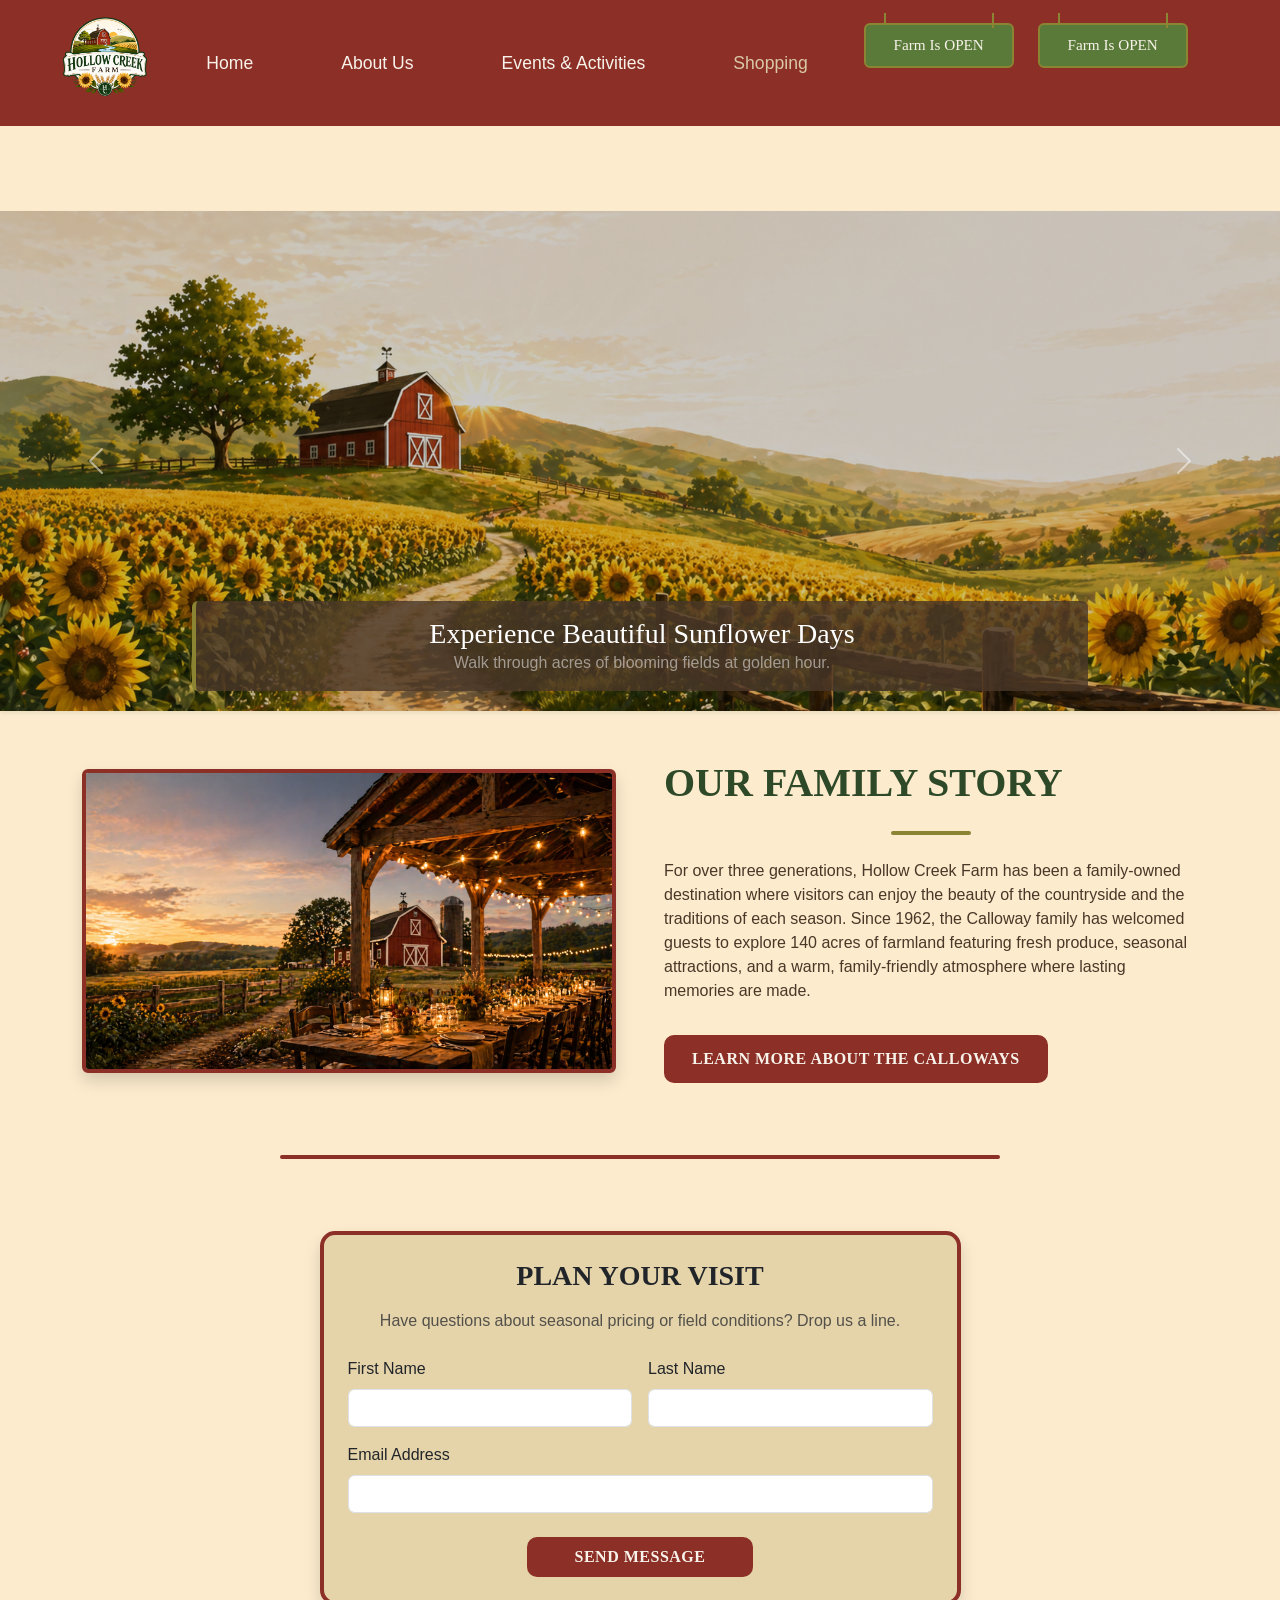
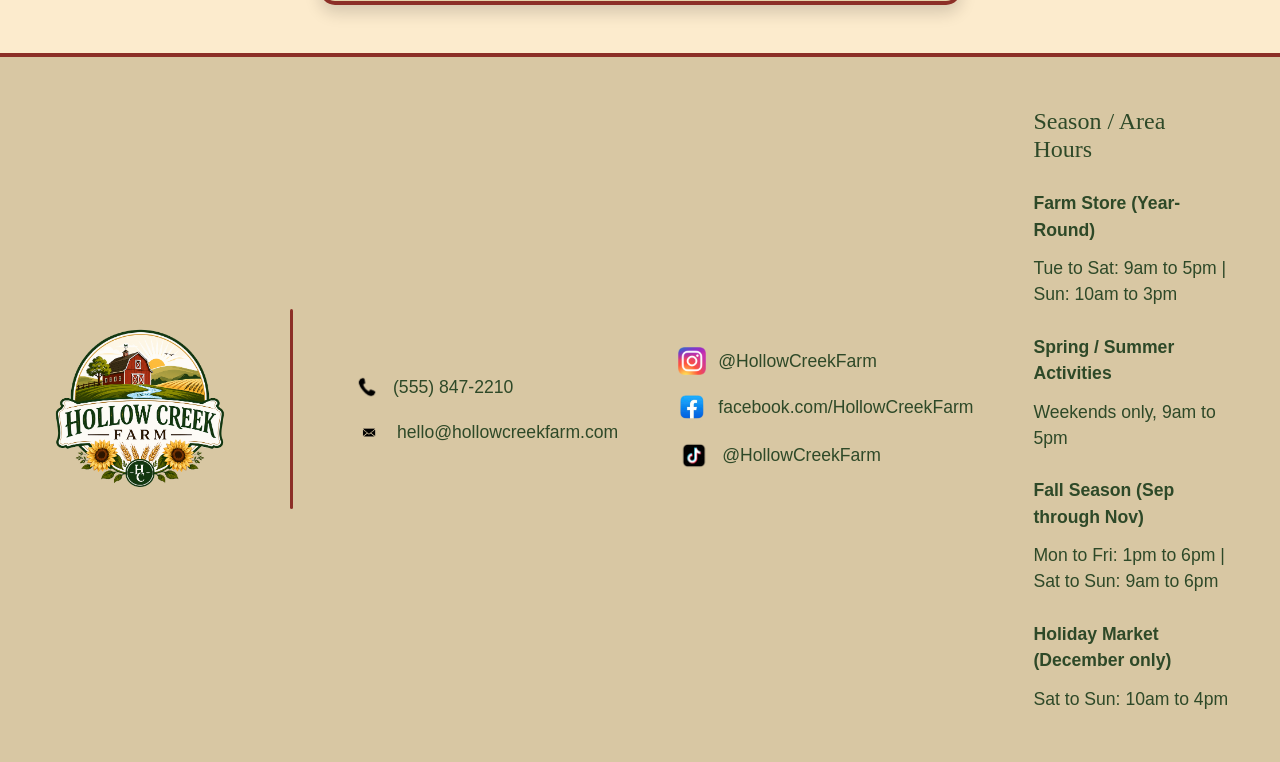
<file: index.html>
<!doctype html>
<html lang="en" data-bs-theme="light">
<head>
    <title>Hollow Creek Farm — Home</title>
    <meta charset="utf-8" />
    <meta name="viewport" content="width=device-width, initial-scale=1" />

    <link href="https://cdn.jsdelivr.net/npm/bootstrap@5.3.8/dist/css/bootstrap.min.css" rel="stylesheet" />
    
    <link rel="preconnect" href="https://fonts.googleapis.com">
    <link rel="preconnect" href="https://fonts.gstatic.com" crossorigin>
    <link href="https://fonts.googleapis.com/css2?family=Playfair+Display:ital,wght@0,700;1,400&family=Lato:wght@400;700&display=swap" rel="stylesheet">
    
    <link rel="stylesheet" href="./styles.css" />
        <link rel="stylesheet" href="nariahCode/shop.css" />
        
    <link rel="icon" href="data:," />
</head>
<body>

<header>
        <nav class="nav justify-content-center position-relative">
            <a class="nav-logo" href="./index.html">
                <img src="./Client Files/Logos/mainLogoSemiColored.png" alt="Hollow Creek Logo" />
            </a>
            <a class="nav-link" href="./index.html">Home</a>
            <a class="nav-link" href="./about.html">About Us</a>
            <a class="nav-link" href="./events.html">Events & Activities</a>
            <a class="nav-link active" aria-current="page" href="./shop.html">Shopping</a>

            
                <div class="store-sign-wrapper d-none d-lg-block">
                    <div class="store-sign">
                        <div class="sign" id="sign">
                            <div class="front text-center">Farm Is OPEN</div>
                            <div class="back text-center">Farm Is CLOSED</div>
                        </div>
                    </div>
                </div>

            </div>

            
                <div class="store-sign-wrapper d-none d-lg-block">
                    <div class="store-sign">
                        <div class="sign" id="sign">
                            <div class="front text-center">Farm Is OPEN</div>
                            <div class="back text-center">Farm Is CLOSED</div>
                        </div>
                    </div>
                </div>

            </div>
        </nav>
    </header>

    <main style="margin-top: 85px;">
        
        <h1 class="visually-hidden">Hollow Creek Farm Home Page</h1>

        <section id="hero-carousel" aria-label="Farm Imagery Showcase">
            <div id="farmCarousel" class="carousel slide carousel-fade shadow-sm" data-bs-ride="carousel">
                <div class="carousel-inner">
                    
                    <div class="carousel-item active" data-bs-interval="5000">
                        <img src="./Client Files/Hero Imgs/hero-sunflower-field-path-to-barn.png" class="d-block w-100 carousel-hero-img" alt="A dirt path leads through rows of sunflowers toward the Hollow Creek Farm barn at golden hour">
                        <div class="carousel-caption d-none d-md-block px-4 py-3 rounded">
                            <h2 class="text-white h3 m-0">Experience Beautiful Sunflower Days</h2>
                            <p class="text-white-50 m-0">Walk through acres of blooming fields at golden hour.</p>

                        </div>
                    </div>

                    <div class="carousel-item" data-bs-interval="5000">
                        <img src="./Client Files/Hero Imgs/hero-fall-pumpkins-hayride-tractor.png" class="d-block w-100 carousel-hero-img" alt="Fall harvest scene at Hollow Creek Farm with orange pumpkins lining a dirt road and a tractor hayride in the distance">
                        <div class="carousel-caption d-none d-md-block px-4 py-3 rounded">
                            <h2 class="text-white h3 m-0">Celebrate Fall Harvest Festival</h2>
                            <p class="text-white-50 m-0">Pick the perfect pumpkin for the family.</p>

                        </div>
                    </div>

                </div>
                
                <button class="carousel-control-prev" type="button" data-bs-target="#farmCarousel" data-bs-slide="prev">
                    <span class="carousel-control-prev-icon" aria-hidden="true"></span>
                    <span class="visually-hidden">Previous</span>
                </button>
                <button class="carousel-control-next" type="button" data-bs-target="#farmCarousel" data-bs-slide="next">
                    <span class="carousel-control-next-icon" aria-hidden="true"></span>
                    <span class="visually-hidden">Next</span>
                </button>
            </div>
        </section>

        <section class="container py-5" id="about-us">
            <div class="row align-items-center g-5">
                <div class="col-lg-6">
                    <img src="./Client Files/Hero Imgs/hero-farm-to-table-dinner-pavilion-sunset.png" class="img-fluid rounded shadow farm-about-img" alt="A farm-to-table dinner table set under a wooden pavilion at sunset with string lights and the Hollow Creek Farm barn in the background">

                </div>
                <div class="col-lg-6">
                    <h2 class="display-6 fw-bold text-uppercase">Our Family Story</h2>
                    <hr class="style-divider mb-4">
                    <p>For over three generations, Hollow Creek Farm has been a family-owned destination where visitors can enjoy the beauty of the countryside and the traditions of each season. Since 1962, the Calloway family has welcomed guests to explore 140 acres of farmland featuring fresh produce, seasonal attractions, and a warm, family-friendly atmosphere where lasting memories are made.
</p>
                    <a href="about.html" class="btn btn-primary mt-3 text-uppercase fw-bold">Learn More About the Calloways</a>
                </div>
            </div>
        </section>

<div class="farm-divider"></div>
        <section class="py-5" id="contact">
            <div class="container">
                <div class="row justify-content-center">
                    <div class="col-lg-7">
                        <div class="card p-4 shadow">
                            <h2 class="h3 text-center text-uppercase fw-bold mb-3">Plan Your Visit</h2>
                            <p class="text-center text-muted mb-4">Have questions about seasonal pricing or field conditions? Drop us a line.</p>
                            
                            <form id="contactForm" novalidate>
                                <div class="row g-3">
                                    <div class="col-sm-6">
                                        <label for="firstName" class="form-label">First Name</label>
                                        <input type="text" class="form-control" id="firstName" required>
                                    </div>
                                    <div class="col-sm-6">
                                        <label for="lastName" class="form-label">Last Name</label>
                                        <input type="text" class="form-control" id="lastName" required>
                                    </div>
                                    <div class="col-12">
                                        <label for="emailAddress" class="form-label">Email Address</label>
                                        <input type="email" class="form-control" id="emailAddress" required>
                                    </div>
                                    <div class="col-12 text-center mt-4">
                                        <button type="submit" class="btn btn-primary px-5 py-2 fw-bold">SEND MESSAGE</button>
                                    </div>
                                </div>
                            </form>
                            
                            <div id="formSuccess" class="alert alert-success mt-4 d-none text-center">
                                Thank you! Your request has been sent.
                            </div>
                        </div>
                    </div>
                </div>
            </div>
        </section>

    </main>

    <footer class="footer">

    <div class="footer-logo-section">
        <img src="./nariahImages/mainLogoSemiColored.png"
             alt="Hollow Creek Logo"
             class="footer-logo">
    </div>

    <div class="footer-divider"></div>

    <div class="footer-column">
        <div class="footer-item">
            <img src="./nariahImages/phone.png" class="footer-icon">
            <span>(555) 847-2210</span>
        </div>

        <div class="footer-item">
            <img src="./nariahImages/emaillogo.png" class="footer-icon email-icon">
            <span>hello@hollowcreekfarm.com</span>
        </div>
    </div>

    <div class="footer-column">
        <div class="footer-item">
            <img src="./nariahImages/insta.png" class="footer-icon">
            <span>@HollowCreekFarm</span>
        </div>

        <div class="footer-item">
            <img src="./nariahImages/facebook.png" class="footer-icon">
            <span>facebook.com/HollowCreekFarm</span>
        </div>

        <div class="footer-item">
            <img src="./nariahImages/tiktok.png" class="footer-icon tiktok-icon">
            <span>@HollowCreekFarm</span>
        </div>
    </div>

    <div class="footer-column">
        <h4>Season / Area Hours</h4>
        <div class="footer-item flex-column align-items-start text-start">
            <span class="fw-bold">Farm Store (Year-Round)</span>
            <span>Tue to Sat: 9am to 5pm | Sun: 10am to 3pm</span>
        </div>
        <div class="footer-item flex-column align-items-start text-start mt-2">
            <span class="fw-bold">Spring / Summer Activities</span>
            <span>Weekends only, 9am to 5pm</span>
        </div>
        <div class="footer-item flex-column align-items-start text-start mt-2">
            <span class="fw-bold">Fall Season (Sep through Nov)</span>
            <span>Mon to Fri: 1pm to 6pm | Sat to Sun: 9am to 6pm</span>
        </div>
        <div class="footer-item flex-column align-items-start text-start mt-2">
            <span class="fw-bold">Holiday Market (December only)</span>
            <span>Sat to Sun: 10am to 4pm</span>
        </div>
    </div>

</footer>

    <script src="https://cdn.jsdelivr.net/npm/bootstrap@5.3.8/dist/js/bootstrap.bundle.min.js"></script>
    <script src="./javaScript/script.js"></script>
</body>
</html>
</file>
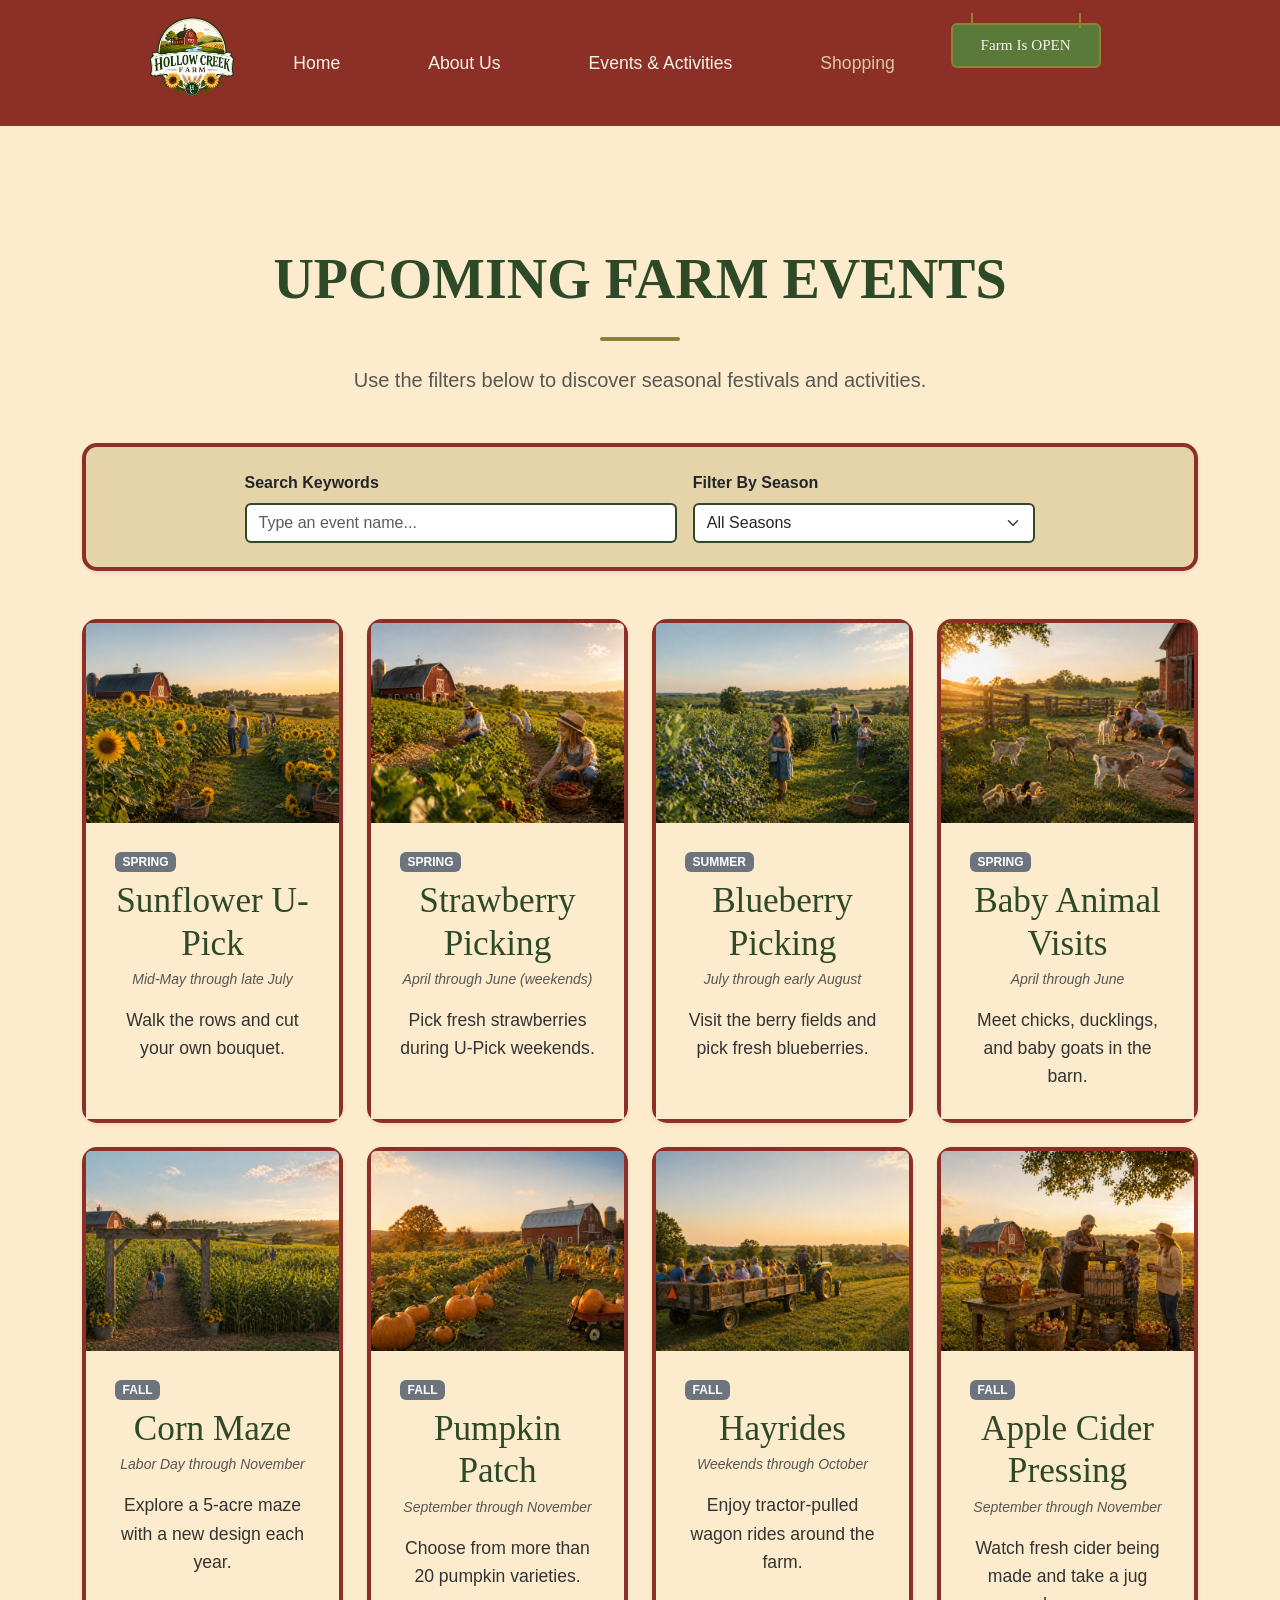
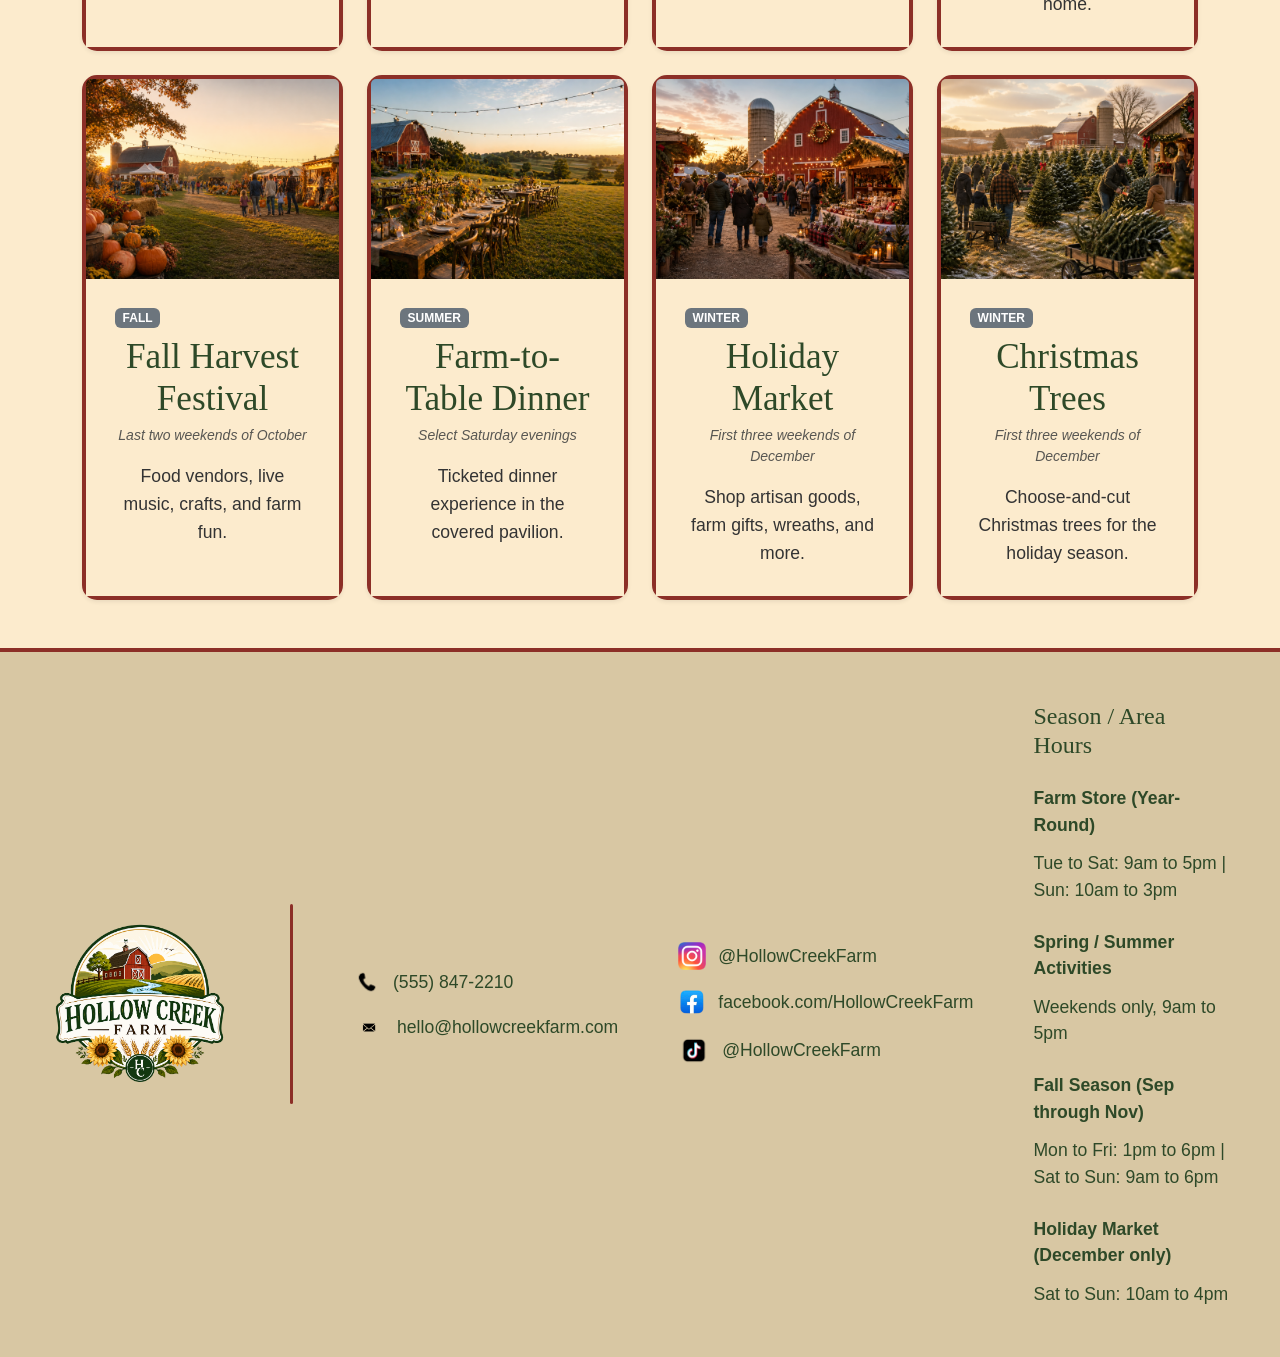
<file: events.html>
<!doctype html>
<html lang="en" data-bs-theme="light">
<head>
    <title>Hollow Creek Farms - Events</title>
    <meta charset="utf-8" />
    <meta name="viewport" content="width=device-width, initial-scale=1" />
    <link href="https://cdn.jsdelivr.net/npm/bootstrap@5.3.8/dist/css/bootstrap.min.css" rel="stylesheet" />
    <link href="https://fonts.googleapis.com/css2?family=Playfair+Display:ital,wght@0,700;1,400&family=Lato:wght@400;700&display=swap" rel="stylesheet">
    <link rel="stylesheet" href="./styles.css" />
        <link rel="stylesheet" href="nariahCode/shop.css" />
        
    <link rel="icon" href="data:," />
</head>
<body>

<header>
        <nav class="nav justify-content-center position-relative">
            <a class="nav-logo" href="./index.html">
                <img src="./Client Files/Logos/mainLogoSemiColored.png" alt="Hollow Creek Logo" />
            </a>
            <a class="nav-link" href="./index.html">Home</a>
            <a class="nav-link" href="./about.html">About Us</a>
            <a class="nav-link" href="./events.html">Events & Activities</a>
            <a class="nav-link active" aria-current="page" href="./shop.html">Shopping</a>
            
                <div class="store-sign-wrapper d-none d-lg-block">
                    <div class="store-sign">
                        <div class="sign" id="sign">
                            <div class="front text-center">Farm Is OPEN</div>
                            <div class="back text-center">Farm Is CLOSED</div>
                        </div>
                    </div>
                </div>

            </div>
        </nav>
    </header>

    <main style="margin-top: 120px;">
        <div class="container">
            
            <div class="text-center mb-5">
                <h1 class="display-4 text-uppercase fw-bold">Upcoming Farm Events</h1>
                <hr class="mx-auto style-divider">
                <p class="lead text-muted">Use the filters below to discover seasonal festivals and activities.</p>
            </div>

            <div class="card filter-panel p-4 mb-5 shadow-sm">
                <div class="row g-3 justify-content-center">
                    
                    <div class="col-md-5">
                        <label for="eventSearch" class="form-label fw-bold">Search Keywords</label>
                        <input type="text" id="eventSearch" class="form-control" placeholder="Type an event name...">
                    </div>

                    <div class="col-md-4">
                        <label for="seasonFilter" class="form-label fw-bold">Filter By Season</label>
                        <select id="seasonFilter" class="form-select">
                            <option value="All">All Seasons</option>
                            <option value="spring">Spring</option>
                            <option value="summer">Summer</option>
                            <option value="fall">Fall</option>
                            <option value="winter">Winter</option>
                        </select>
                    </div>

                </div>
            </div>

            <div id="eventList" class="row g-4 justify-content-center mb-5"></div>

        </div>
    </main>

    <footer class="footer">

    <div class="footer-logo-section">
        <img src="./nariahImages/mainLogoSemiColored.png"
             alt="Hollow Creek Logo"
             class="footer-logo">
    </div>

    <div class="footer-divider"></div>

    <div class="footer-column">
        <div class="footer-item">
            <img src="./nariahImages/phone.png" class="footer-icon">
            <span>(555) 847-2210</span>
        </div>

        <div class="footer-item">
            <img src="./nariahImages/emaillogo.png" class="footer-icon email-icon">
            <span>hello@hollowcreekfarm.com</span>
        </div>
    </div>

    <div class="footer-column">
        <div class="footer-item">
            <img src="./nariahImages/insta.png" class="footer-icon">
            <span>@HollowCreekFarm</span>
        </div>

        <div class="footer-item">
            <img src="./nariahImages/facebook.png" class="footer-icon">
            <span>facebook.com/HollowCreekFarm</span>
        </div>

        <div class="footer-item">
            <img src="./nariahImages/tiktok.png" class="footer-icon tiktok-icon">
            <span>@HollowCreekFarm</span>
        </div>
    </div>

    <div class="footer-column">
        <h4>Season / Area Hours</h4>
        <div class="footer-item flex-column align-items-start text-start">
            <span class="fw-bold">Farm Store (Year-Round)</span>
            <span>Tue to Sat: 9am to 5pm | Sun: 10am to 3pm</span>
        </div>
        <div class="footer-item flex-column align-items-start text-start mt-2">
            <span class="fw-bold">Spring / Summer Activities</span>
            <span>Weekends only, 9am to 5pm</span>
        </div>
        <div class="footer-item flex-column align-items-start text-start mt-2">
            <span class="fw-bold">Fall Season (Sep through Nov)</span>
            <span>Mon to Fri: 1pm to 6pm | Sat to Sun: 9am to 6pm</span>
        </div>
        <div class="footer-item flex-column align-items-start text-start mt-2">
            <span class="fw-bold">Holiday Market (December only)</span>
            <span>Sat to Sun: 10am to 4pm</span>
        </div>
    </div>

</footer>

    <script src="https://cdn.jsdelivr.net/npm/bootstrap@5.3.8/dist/js/bootstrap.bundle.min.js"></script>
    
    <script src="./javaScript/eventList.js"></script>
    <script src="./javaScript/script.js"></script>

</body>
</html>
</file>
<file: styles.css>
/* ========================================
   CSS VARIABLES
======================================== */
:root {
    --color-forest: #2E4928;
    --color-gold: #8A8433;
    --color-barn-red: #8C2F27;
    --color-cream: #F7F3EA;
    --color-parchment: #E5D3AA;
    --color-earth: #4A3728;
    --color-meadow: #5A7A3A;

    --font-display: "farmhand", serif;
    --font-body: "new-farm", sans-serif;
}

/* ========================================
   GLOBAL HTML/BODY STYLING
======================================== */
html,
body {
    font-family: var(--font-body);
    color: var(--color-earth);
    background: #FCEBCD;
    background-size: cover;
    background-attachment: fixed;

    display: flex;
    flex-direction: column;
    min-height: 100vh;
}

/* Headings */
h1,
h2,
h3,
h4,
h5,
h6 {
    font-family: var(--font-display);
    font-weight: 400;
    color: var(--color-forest);
}

h1::before,
h1::after {
    color: var(--color-gold);
    margin: 0 20px;
    font-size: 1.5rem;
}

.bg-cream {
    background-color: var(--color-cream);
}

/* Decorative Divider */
.style-divider {
    display: block;
    width: 80px;
    height: 4px;
    margin: 1.5rem auto;
    background-color: var(--color-gold);
    border: none;
    opacity: 1;
    border-radius: 999px;
}

/* ========================================
   NAVIGATION MENU
======================================== */
nav.navbar {
    background-color: var(--color-barn-red) !important;
    border-bottom: 4px solid var(--color-gold);
}

.nav-logo-img {
    width: 80px;
    height: auto;
}

nav .nav-link {
    color: var(--color-cream) !important;
    font-family: var(--font-body);
    font-size: 1.1rem;
    margin: 0 1rem;
    transition: color 0.3s ease;
}

nav .nav-link:hover,
nav .nav-link.active {
    color: #d9c9a5 !important;
}

/* ========================================
   HERO CAROUSEL & IMAGES
======================================== */
.carousel-hero-img {
    height: 500px;
    object-fit: cover;
    filter: brightness(80%);
}

.carousel-caption {
    background-color: rgba(74, 55, 40, 0.8);
    border-left: 4px solid var(--color-gold);
    border-radius: 0 10px 10px 0;
}

.card-fixed-img {
    height: 200px;
    object-fit: cover;
}

.farm-about-img {
    width: 100%;
    height: auto;
    max-height: 500px;
    object-fit: contain;
    display: block;

    border: 4px solid var(--color-barn-red);
    border-radius: 12px;
}

.farm-divider,
.style-divider {
    display: block;
    margin: 1.5rem auto;
}

.farm-divider {
    width: min(90%, 720px);
    height: 4px;
    background-color: var(--color-barn-red);
    border-radius: 999px;
}

/* ========================================
   FILTER PANEL
======================================== */
.filter-panel {
    background-color: var(--color-parchment) !important;
    border: 4px solid var(--color-barn-red) !important;
    border-radius: 15px;

    box-shadow:
        inset 0 0 10px rgba(0, 0, 0, .08),
        0 8px 20px rgba(0, 0, 0, .12);
}

.filter-panel .form-control,
.filter-panel .form-select {
    border: 2px solid var(--color-forest);
}

.filter-panel .form-control:focus,
.filter-panel .form-select:focus {
    border-color: var(--color-barn-red);
    box-shadow: none;
}

/* ========================================
   EVENT CARDS
======================================== */
.card {
    background: var(--color-parchment);
    border: 4px solid var(--color-barn-red);
    border-radius: 15px;

    box-shadow:
        inset 0 0 15px rgba(0,0,0,.08),
        0 10px 20px rgba(0,0,0,.15);

    transition:
        transform 0.3s ease,
        box-shadow 0.3s ease;
}

.card:hover {
    transform: translateY(-8px);

    box-shadow:
        inset 0 0 15px rgba(0,0,0,.08),
        0 15px 30px rgba(0,0,0,.18);

    border-color: var(--color-gold);
}

/* ========================================
   BUTTONS
======================================== */
.btn-primary {
    background-color: var(--color-barn-red) !important;
    border-color: var(--color-barn-red) !important;
    font-family: var(--font-body);
}

.btn-primary:hover {
    background-color: var(--color-forest) !important;
    border-color: var(--color-forest) !important;
}

/* ========================================
   3D STORE SIGN
======================================== */
.store-sign-wrapper {
    position: relative;
    width: 150px;
    height: 50px;
}

.store-sign {
    position: absolute;
    top: -15px;
    right: 0;
    perspective: 1000px;
    transform-origin: top center;
    animation: signSwing 3s ease-in-out infinite alternate;
}

.store-sign::before,
.store-sign::after {
    content: "";
    position: absolute;
    top: -10px;
    width: 2px;
    height: 15px;
    background-color: var(--color-gold);
}

.store-sign::before {
    left: 20px;
}

.store-sign::after {
    right: 20px;
}

.sign {
    width: 150px;
    height: 45px;
    position: relative;
    transform-style: preserve-3d;
    transition: transform 0.8s ease;
}

.sign.flipped {
    transform: rotateY(180deg);
}

.front,
.back {
    position: absolute;
    width: 100%;
    height: 100%;

    backface-visibility: hidden;

    display: flex;
    justify-content: center;
    align-items: center;

    font-family: var(--font-display);
    font-weight: 400;
    font-size: 0.95rem;

    border: 2px solid var(--color-gold);
    border-radius: 6px;
}

.front {
    background-color: var(--color-meadow);
    color: var(--color-cream);
}

.back {
    background-color: var(--color-barn-red);
    color: var(--color-cream);
    transform: rotateY(180deg);
}

@keyframes signSwing {
    0% {
        transform: rotateX(-5deg);
    }

    100% {
        transform: rotateX(5deg);
    }
}

/* ========================================
   FOOTER
======================================== */
footer {
    background-color: var(--color-parchment);
    border-top: 4px solid var(--color-barn-red);
    color: var(--color-forest);
}
</file>
<file: nariahCode/shop.css>
body {
     background: #FCEBCD;
}
nav {
    background-color: #8C2F27;
    font-family: "playfair-display", serif;
    font-weight: 400;
    font-style: normal;

    display: flex;
    align-items: center;
    justify-content: center;
    gap: 1.5rem;
    padding: 0.75rem 2rem;
}

a.nav-link {
    color: #F7F3EA;
    text-decoration: none;
    font-size: 1.1rem;
    transition: color 0.3s ease;
}

a.nav-link:hover {
    color: #d9c9a5;
}
.timeline-item::before {
    content: "";
    width: 28px;
    height: 28px;
    background: #8a8433;
    border: 5px solid #f7f3ea;
    border-radius: 50%;
    box-shadow: 0 0 0 4px rgba(140,47,39,.25);
}

.nav-logo {
    display: flex;
    align-items: center;
}

.nav-logo img {
    width: 90px;
    height: auto;
    display: block;
    margin-bottom: 0.75rem;
}
.footer {
    display: flex;
    align-items: center;
    justify-content: center;
    gap: 40px;
    padding: 40px;
    background-color: #d8c7a3;
}

.footer-logo {
    max-width: 200px;
    height: auto;
}

.footer-divider {
    width: 2px;
    height: 180px;
    background-color: #333;
}

.footer-info {
    display: flex;
    flex-direction: column;
    justify-content: center;
}

.footer-info p {
    margin: 5px 0;
}
@media (max-width: 768px) {
    .footer {
        flex-direction: column;
        text-align: center;
    }

    .footer-divider {
        width: 80%;
        height: 2px;
    }
}
.product-card {
    border: 4px solid #CA9F4A;
    border-radius: 20px;
}

.product-card:hover {
    transform: translateY(-8px);

    box-shadow:
        0 18px 35px rgba(0,0,0,.22),
        inset 0 0 0 2px #d8c7a3;
}

.product-card img {
    width: 100%;
    height: 280px;
    object-fit: cover;
}

.card-body {
    padding: 1.8rem;
    text-align: center;
    background: #FCEBCD;
}
.card-title {
    font-family: "farmhand", serif;
    font-size: 2.2rem;
    color: #2E4928;
    margin-bottom: 1rem;
}

.card-text {
    font-family: "new-farm", sans-serif;
    font-size: 1.1rem;
    line-height: 1.6;
    color: #333;
    margin-bottom: 1.5rem;
}

.price {
    color: #8C2F27;
    font-weight: 600;
    font-size: 1.3rem;
    margin-bottom: 1rem;
}

.buy-btn,
.btn-primary {
    background-color: #8C2F27;
    border: none;

    font-family: "playfair-display", serif;
    font-weight: 400;
    font-style: normal;
    color: #F7F3EA;

    padding: 12px 28px;
    border-radius: 10px;

    font-weight: 600;
    letter-spacing: 0.5px;

    transition: all 0.3s ease;
}

.buy-btn:hover,
.btn-primary:hover {
    background-color: #596d39;

    color: white;

    transform: translateY(-2px);

    box-shadow:
        0 8px 20px rgba(89,109,57,.35);
}
.hero {
    height: 70vh;
    background-image: url("../Client Files/Hero Imgs/hero-apple-orchard-creek-picnic-tables.png");
    background-size: cover;
    background-position: center;
    background-repeat: no-repeat;

    position: relative;
    overflow: hidden;

    display: flex;
    justify-content: center;
    align-items: center;
}

.shop-banner {
    position: absolute;

    width: 70%;          /* adjust as needed */
    max-width: 1200px;

    top: 50%;
    left: 50%;
    transform: translate(-50%, -50%);

    z-index: 2;
}

.hero-overlay {
    position: absolute;
    inset: 0;
    background: rgba(0,0,0,.25);
    z-index: 1;
}

.hero-title {
    color: #8C2F27;
    font-family: "farmhand", serif;
    font-weight: 400;
    font-style: normal;
    font-size: 8rem;
     text-shadow: 2px 2px 3px rgba(255, 255, 255, 0.6), 0 0 12px rgba(255, 255, 255, 0.4);
}

@media (max-width: 1024px) {
    .hero {
        height: 60vh;
    }
    
    .hero-title {
        font-size: 6rem;
    }
}

@media (max-width: 768px) {
    .hero {
        height: 50vh;
    }
    
    .hero-title {
        font-size: 4rem;
    }
}

@media (max-width: 480px) {
    .hero {
        height: 40vh;
    }
    
    .hero-title {
        font-size: 2.5rem;
    }
}
.footer {
    display: flex;
    justify-content: center;
    align-items: center;
    gap: 60px;

    padding: 50px;

    background: #d8c7a3;
    border-top: 4px solid #8C2F27;
}

.footer-logo {
    width: 180px;
    height: auto;
}

.footer-divider {
    width: 3px;
    height: 200px;
    background: #8C2F27;
    border-radius: 2px;
    flex-shrink: 0;
}

.footer-column {
    display: flex;
    flex-direction: column;
    gap: 18px;
}

.footer-item {
    display: flex;
    align-items: center;
    gap: 12px;

    font-family: "new-farm", sans-serif;
    font-size: 1.1rem;
    color: #2E4928;
}

.footer-icon {
    width: 28px;
    height: 28px;
    object-fit: contain;
}

/* Email logo usually needs to be wider */
.email-icon {
    width: 32px;
    height: 24px;
}

/* TikTok logos are often visually small */
.tiktok-icon {
    width: 32px;
    height: 32px;
}

.footer-item:hover {
    transform: translateX(3px);
    transition: .2s ease;
}
@media (max-width: 768px) {

    .footer {
        flex-direction: column;
        gap: 25px;
        text-align: center;
    }

    .footer-divider {
        width: 80%;
        height: 2px;
    }

    .footer-column {
        align-items: center;
    }

    .footer-logo {
        width: 220px;
    }
}
</file>
